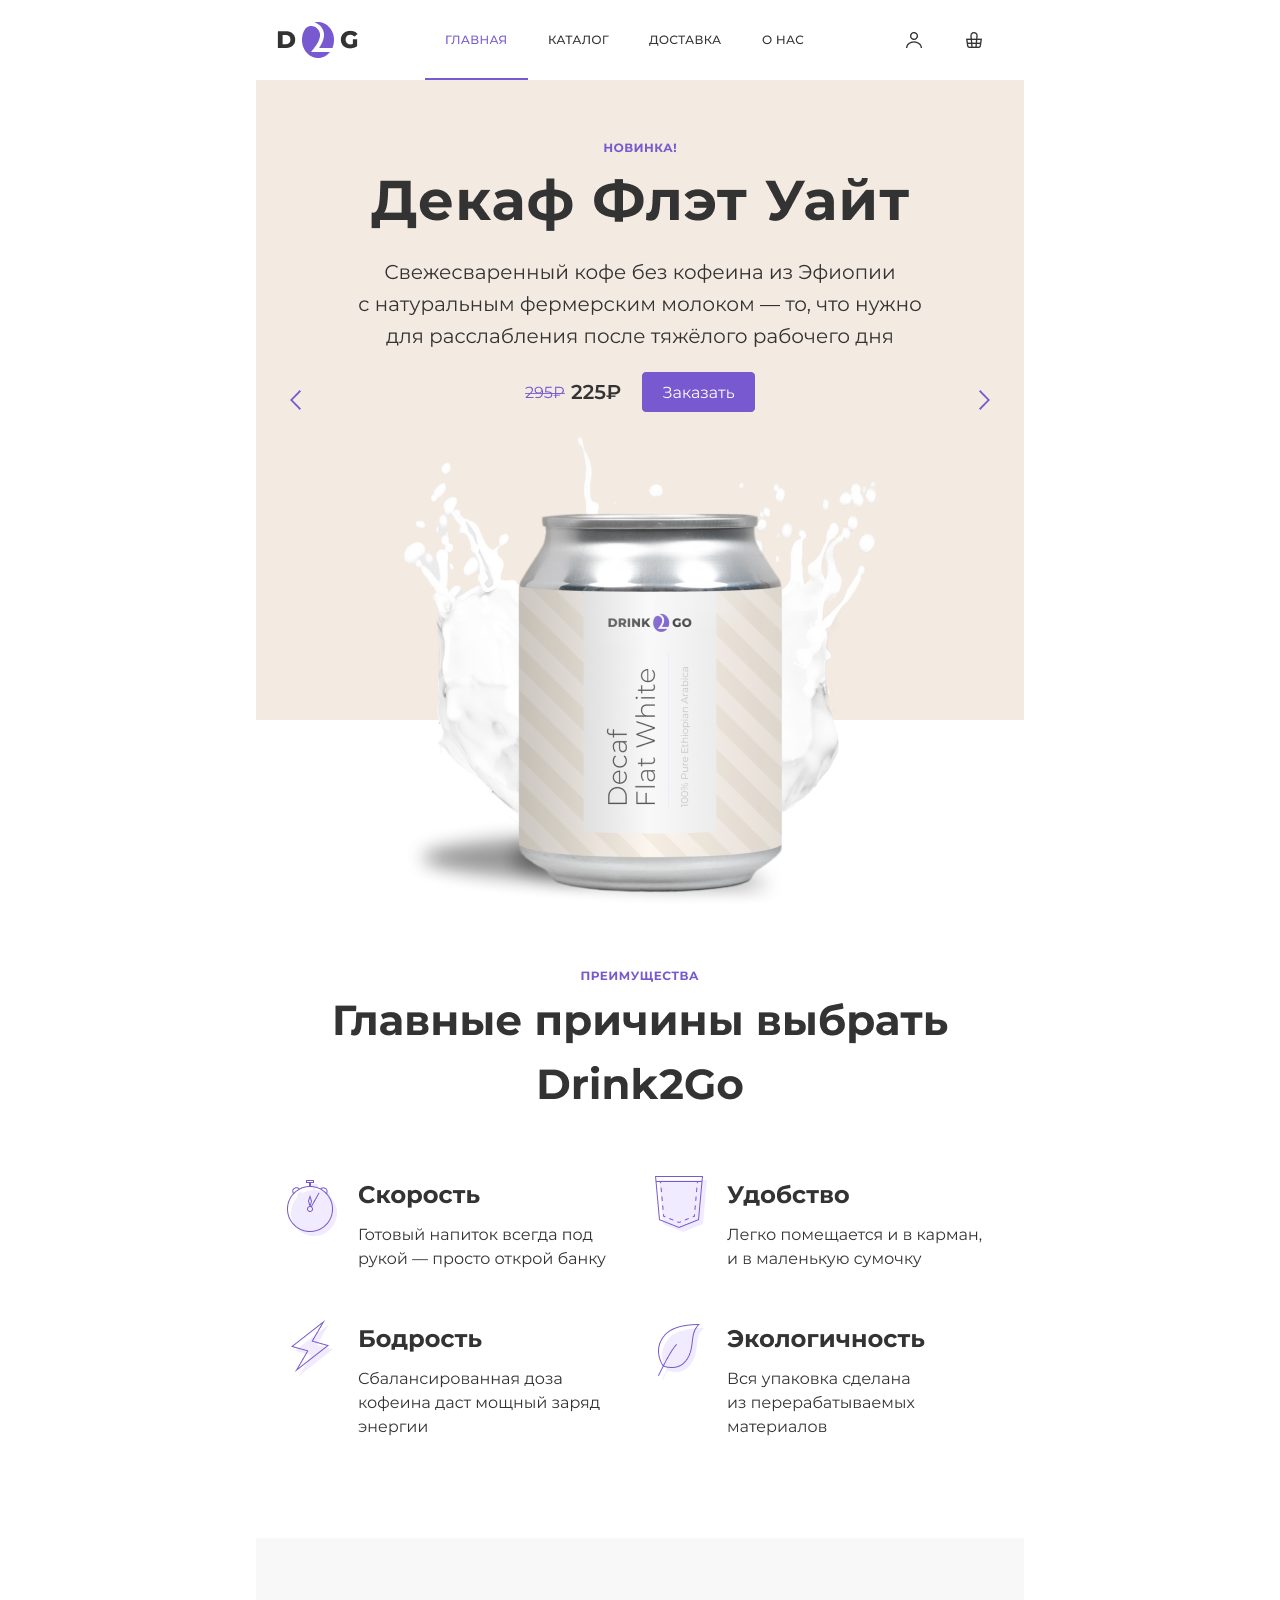
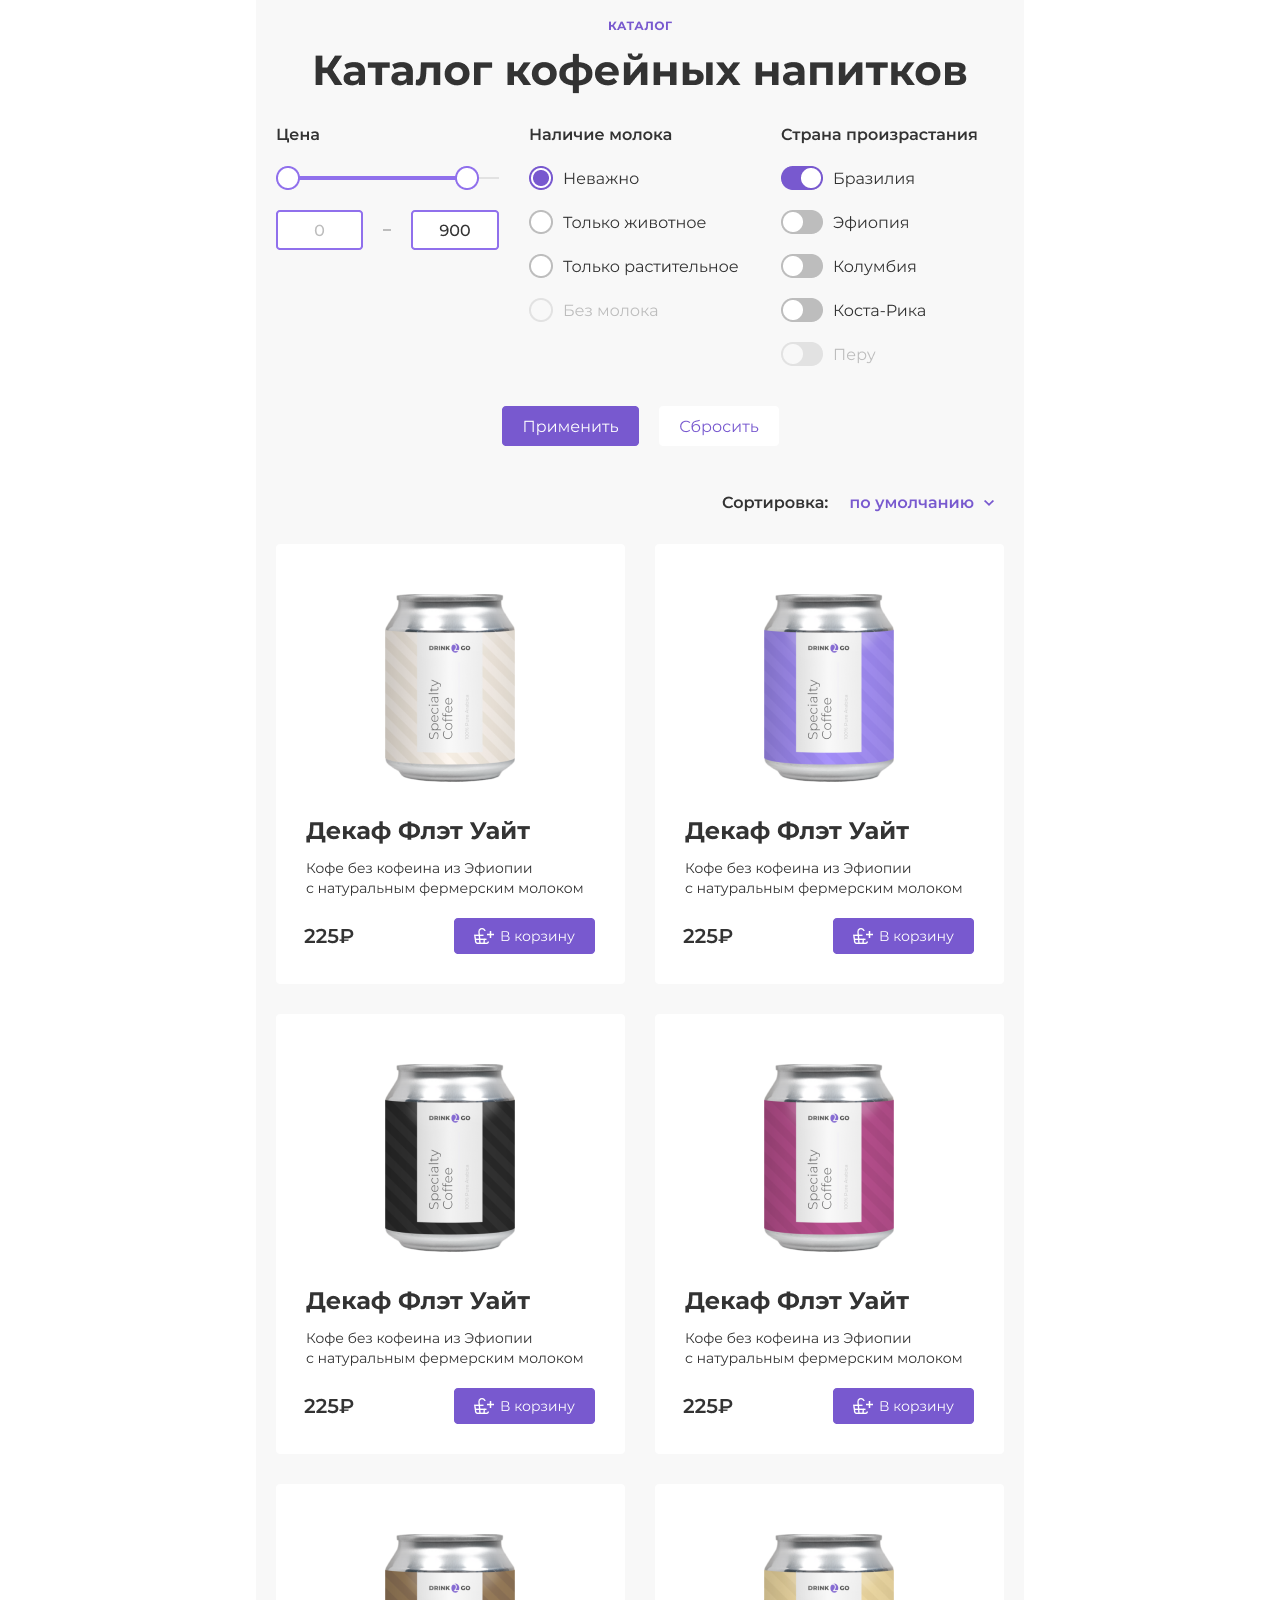
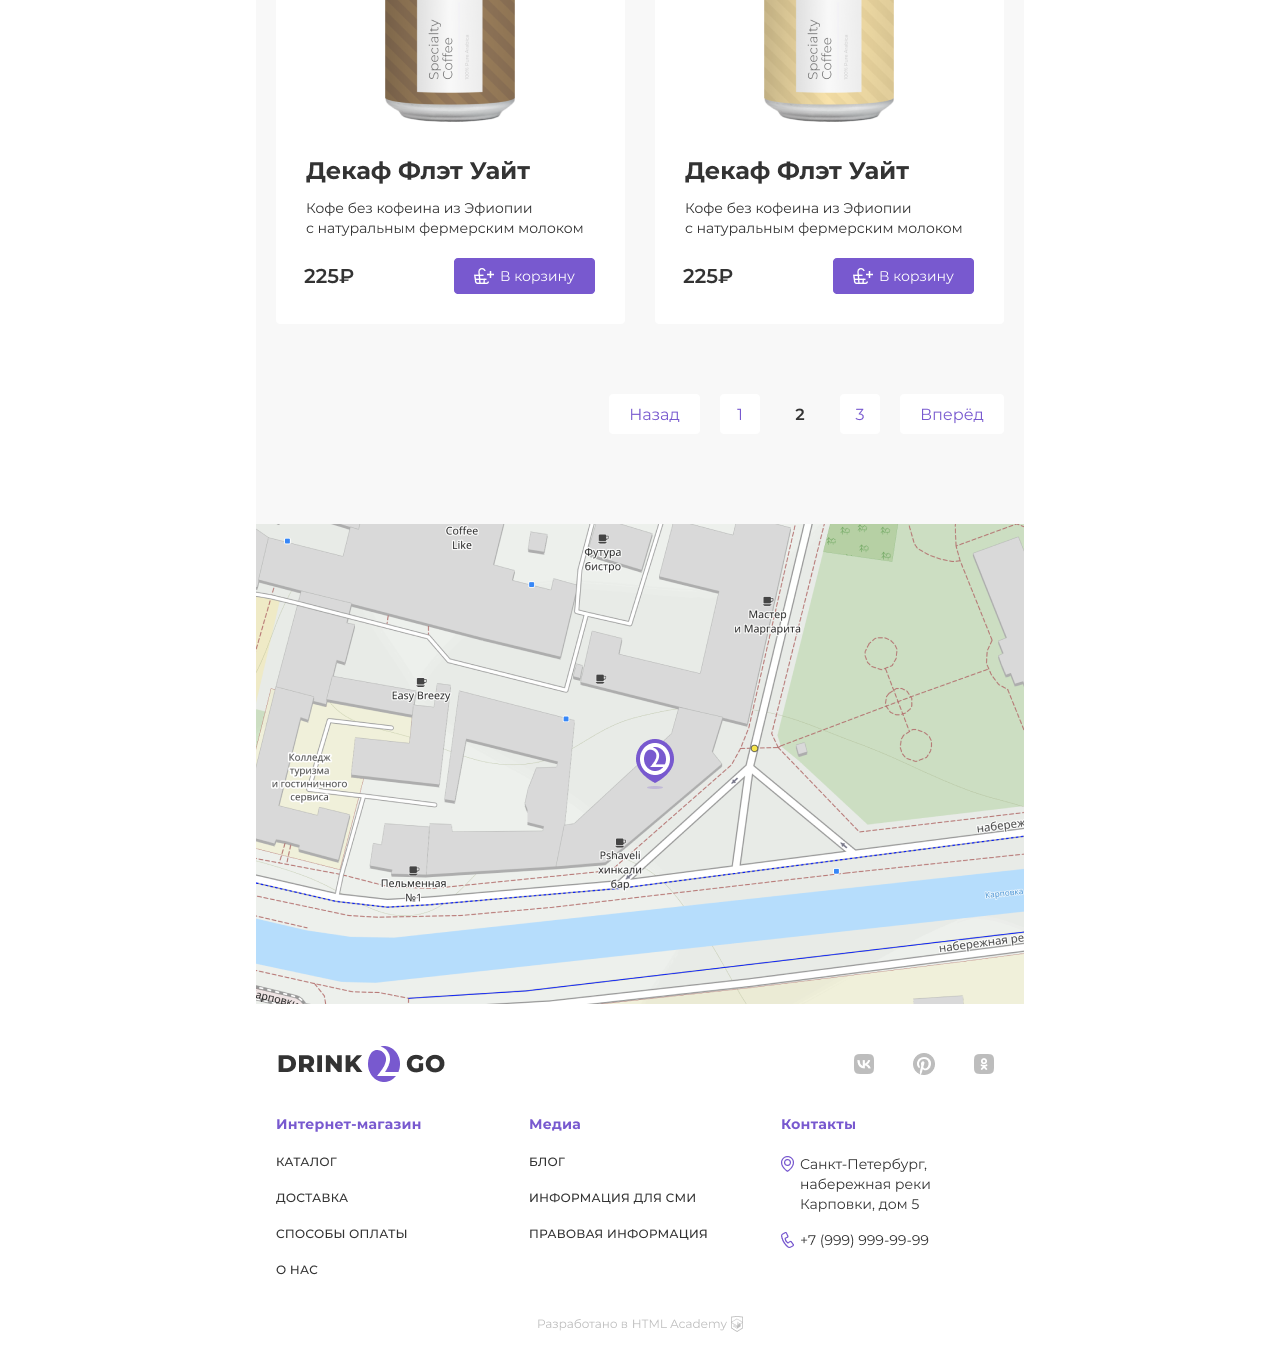
<file: figma/index.html>
<!DOCTYPE html>
<html lang="ru">
<head>
  <meta charset="utf-8">
  <link href="style.css" rel="stylesheet">
  <title>Drink2Go</title>
</head>
<body>
<header data-test="header">
  <picture>
    <source media="(min-width: 1440px)" srcset="sections/Header.png" >
    <source media="(min-width: 768px)" srcset="sections/Header(1).png" >
    <img src="sections/Header(2).png" alt="">
  </picture>
</header>
<main>
  <section data-test="hero">
    <picture>
      <source media="(min-width: 1440px)" srcset="sections/Slider.png" >
      <source media="(min-width: 768px)" srcset="sections/Slider(1).png" >
      <img src="sections/Slider(2).png" alt="">
    </picture>
  </section>
  <section data-test="features">
    <picture>
      <source media="(min-width: 1440px)" srcset="sections/Features.png" >
      <source media="(min-width: 768px)" srcset="sections/Features(1).png" >
      <img src="sections/Features(2).png" alt="">
    </picture>
  </section>
  <section data-test="catalog">
    <picture>
      <source media="(min-width: 1440px)" srcset="sections/Catalog.png" >
      <source media="(min-width: 768px)" srcset="sections/Catalog(1).png" >
      <img src="sections/Catalog(2).png" alt="">
    </picture>
  </section>
  <section data-test="map">
    <picture>
      <source media="(min-width: 1440px)" srcset="sections/Map.png" >
      <source media="(min-width: 768px)" srcset="sections/Map(1).png" >
      <img src="sections/Map(2).png" alt="">
    </picture>
  </section>
</main>
<footer data-test="footer">
  <picture>
    <source media="(min-width: 1440px)" srcset="sections/Footer.png" >
    <source media="(min-width: 768px)" srcset="sections/Footer(1).png" >
    <img src="sections/Footer(2).png" alt="">
  </picture>
</footer>
</body>
</html>
</file>
<file: figma/style.css>
body {
  margin: 0 auto;
  width: 320px;
}

@media (min-width: 768px) {
  body {
    width: 768px;
  }
}

@media (min-width: 1440px) {
  body {
    width: 1440px;
  }
}

img {
  display: block;
}
</file>
